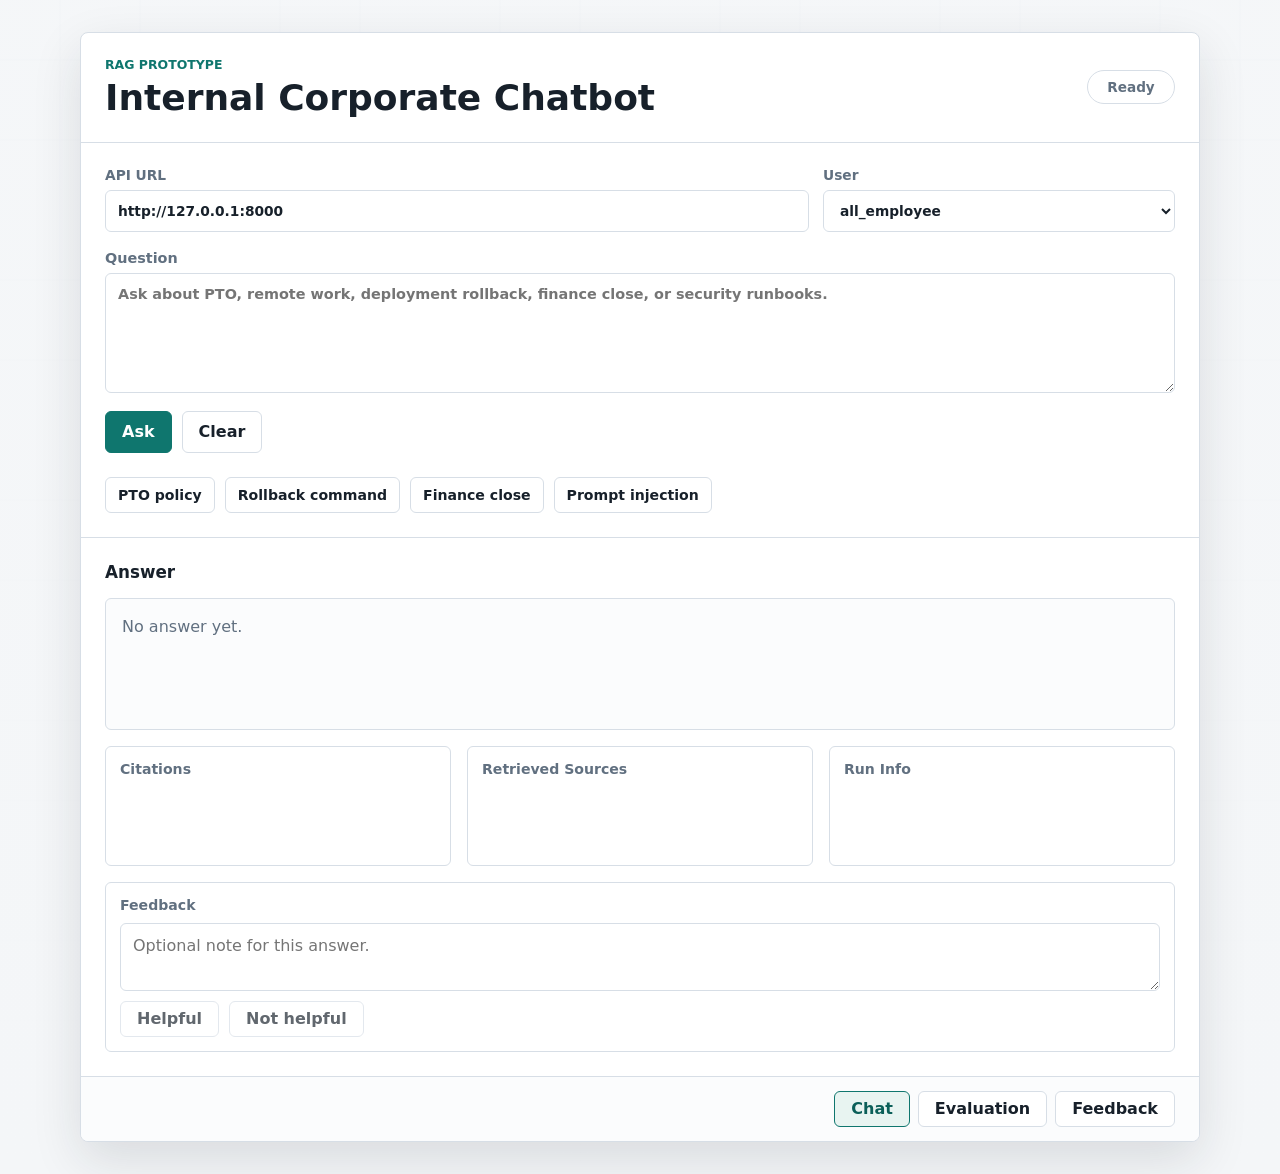
<file: web/index.html>
<!doctype html>
<html lang="en">
  <head>
    <meta charset="utf-8" />
    <meta name="viewport" content="width=device-width, initial-scale=1" />
    <title>Internal Corporate Chatbot</title>
    <link rel="stylesheet" href="./styles.css?v=20260704-markdown-answer" />
    <script src="./config.js"></script>
    <script src="./app.js?v=20260704-markdown-answer" defer></script>
  </head>
  <body>
    <main class="app-shell">
      <section class="chat-panel" aria-labelledby="app-title">
        <header class="app-header">
          <div>
            <p class="eyebrow">RAG prototype</p>
            <h1 id="app-title">Internal Corporate Chatbot</h1>
          </div>
          <div class="status-pill" id="status-pill">Ready</div>
        </header>

        <section id="chat-view" class="view-section" data-view-panel="chat">
          <form id="chat-form" class="chat-form">
            <div class="settings-grid">
              <label>
                <span>API URL</span>
                <input
                  id="api-url"
                  name="api-url"
                  type="url"
                  placeholder="https://your-api.example.com"
                  autocomplete="url"
                  required
                />
              </label>
              <label>
                <span>User</span>
                <select id="user-id" name="user-id">
                  <option value="all_employee">all_employee</option>
                  <option value="eng_user">eng_user</option>
                  <option value="finance_user">finance_user</option>
                  <option value="security_user">security_user</option>
                  <option value="legal_user">legal_user</option>
                  <option value="product_user">product_user</option>
                  <option value="platform_user">platform_user</option>
                  <option value="exec_user">exec_user</option>
                </select>
              </label>
            </div>

            <label class="question-field">
              <span>Question</span>
              <textarea
                id="question"
                name="question"
                rows="4"
                placeholder="Ask about PTO, remote work, deployment rollback, finance close, or security runbooks."
                required
              ></textarea>
            </label>

            <div class="actions-row">
              <button type="submit" id="ask-button">Ask</button>
              <button type="button" id="clear-button" class="secondary">Clear</button>
            </div>
          </form>

          <section class="examples" aria-label="Example questions">
            <button type="button" data-user="all_employee" data-question="How many PTO days do full-time employees receive?">
              PTO policy
            </button>
            <button type="button" data-user="eng_user" data-question="What command should be used to rollback an API deployment?">
              Rollback command
            </button>
            <button type="button" data-user="finance_user" data-question="What are the finance quarter close action items?">
              Finance close
            </button>
            <button type="button" data-user="security_user" data-question="How should prompt injection inside retrieved documents be handled?">
              Prompt injection
            </button>
          </section>

          <section class="response-panel" aria-live="polite">
            <h2>Answer</h2>
            <div id="answer" class="answer empty">No answer yet.</div>
            <div class="response-meta">
              <div>
                <h3>Citations</h3>
                <ul id="citations"></ul>
              </div>
              <div>
                <h3>Retrieved Sources</h3>
                <ul id="chunks"></ul>
              </div>
              <div>
                <h3>Run Info</h3>
                <ul id="run-info"></ul>
              </div>
            </div>
            <div class="feedback-panel">
              <h3>Feedback</h3>
              <textarea
                id="feedback-comment"
                rows="2"
                placeholder="Optional note for this answer."
              ></textarea>
              <div class="feedback-actions">
                <button type="button" id="feedback-up" class="secondary" disabled>
                  Helpful
                </button>
                <button type="button" id="feedback-down" class="secondary" disabled>
                  Not helpful
                </button>
                <span id="feedback-message" class="muted"></span>
              </div>
            </div>
          </section>
        </section>

        <section id="eval-view" class="view-section" data-view-panel="eval" hidden>
          <div class="section-header">
            <div>
              <h2>Evaluation Results</h2>
              <p id="eval-artifact" class="muted">No eval results loaded.</p>
            </div>
            <button type="button" id="refresh-eval" class="secondary">Refresh</button>
          </div>
          <div id="eval-status" class="status-line muted"></div>
          <div id="eval-summary" class="metric-grid"></div>
          <div class="data-block">
            <h3>Sample Questions</h3>
            <div id="eval-questions" class="table-wrap empty-state">No records.</div>
          </div>
          <div class="data-block">
            <h3>ACL Checks</h3>
            <div id="eval-acl" class="table-wrap empty-state">No records.</div>
          </div>
        </section>

        <section id="feedback-view" class="view-section" data-view-panel="feedback" hidden>
          <div class="section-header">
            <div>
              <h2>Feedback</h2>
              <p id="feedback-artifact" class="muted">No feedback loaded.</p>
            </div>
            <button type="button" id="refresh-feedback" class="secondary">Refresh</button>
          </div>
          <div id="feedback-status" class="status-line muted"></div>
          <div id="feedback-summary" class="metric-grid"></div>
          <div class="data-block">
            <h3>Feedback Records</h3>
            <div id="feedback-records" class="table-wrap empty-state">No records.</div>
          </div>
        </section>

        <nav class="view-tabs" aria-label="Application views">
          <button type="button" class="tab-button active" data-view="chat" aria-current="page">
            Chat
          </button>
          <button type="button" class="tab-button" data-view="eval">Evaluation</button>
          <button type="button" class="tab-button" data-view="feedback">Feedback</button>
        </nav>
      </section>
    </main>
  </body>
</html>
</file>
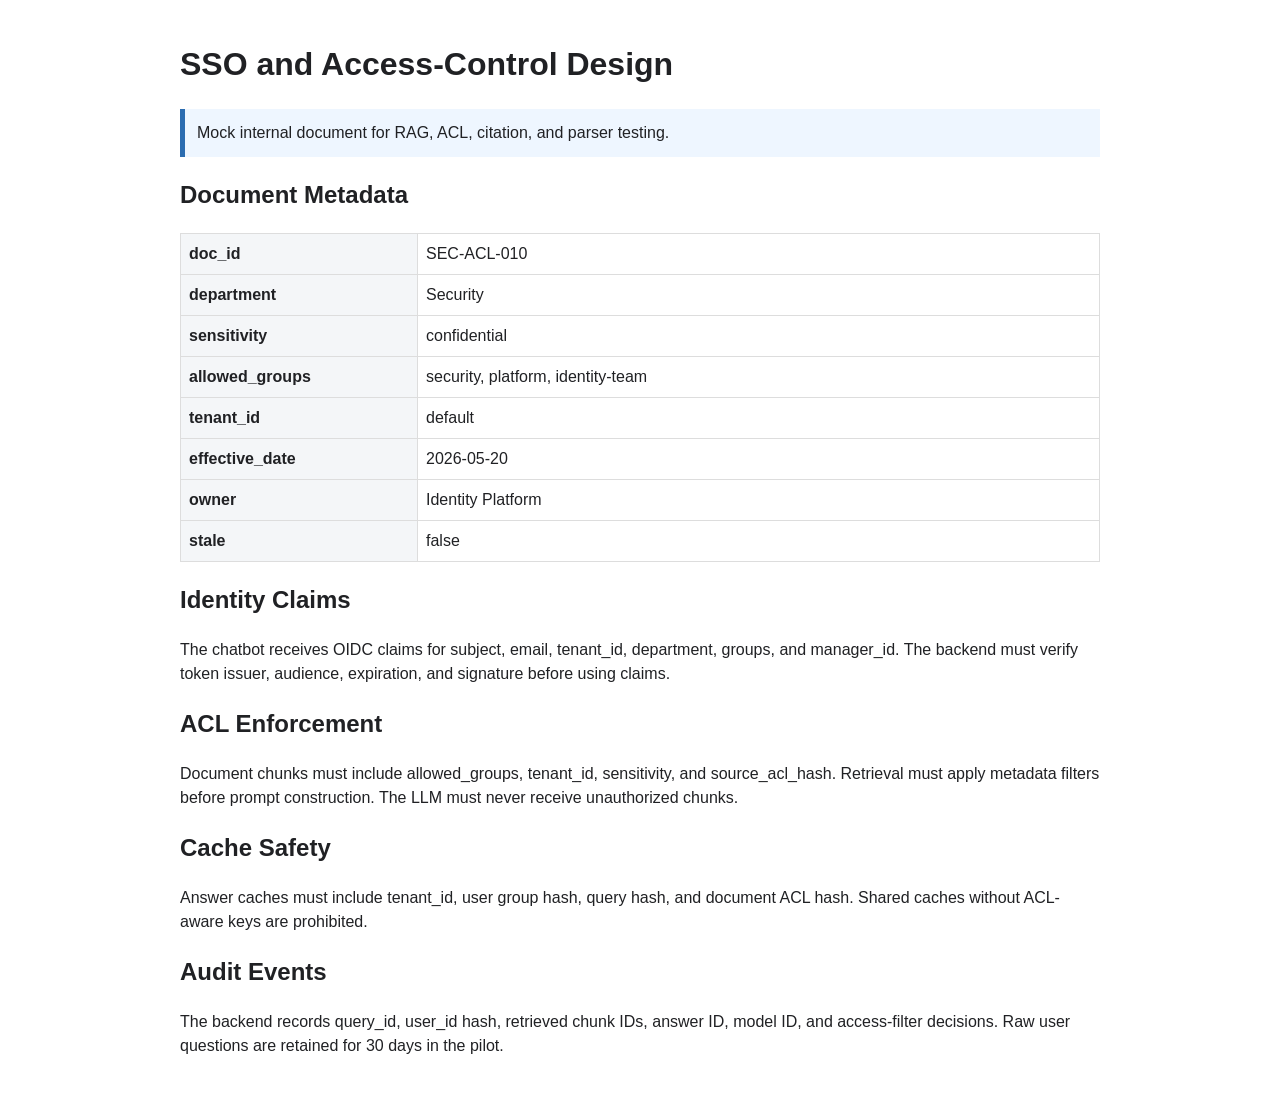
<file: mock_data/html/docs/sso-access-control-design.html>
<!doctype html>
<html lang='en'>
<head>
  <meta charset='utf-8'>
  <title>SSO and Access-Control Design</title>
  <style>
    body { font-family: Arial, sans-serif; max-width: 920px; margin: 40px auto; line-height: 1.5; color: #202124; }
    table { border-collapse: collapse; width: 100%; margin: 16px 0; }
    th, td { border: 1px solid #ddd; padding: 8px; text-align: left; }
    th { background: #f4f6f8; width: 220px; }
    code { background: #f1f3f4; padding: 2px 4px; border-radius: 4px; }
    .banner { background: #eef6ff; border-left: 5px solid #2b6cb0; padding: 12px; }
  </style>
</head>
<body>
  <h1>SSO and Access-Control Design</h1>
  <div class='banner'>Mock internal document for RAG, ACL, citation, and parser testing.</div>
  <h2>Document Metadata</h2>
  <table><tr><th>doc_id</th><td>SEC-ACL-010</td></tr>
<tr><th>department</th><td>Security</td></tr>
<tr><th>sensitivity</th><td>confidential</td></tr>
<tr><th>allowed_groups</th><td>security, platform, identity-team</td></tr>
<tr><th>tenant_id</th><td>default</td></tr>
<tr><th>effective_date</th><td>2026-05-20</td></tr>
<tr><th>owner</th><td>Identity Platform</td></tr>
<tr><th>stale</th><td>false</td></tr></table>
  <h2>Identity Claims</h2><p>The chatbot receives OIDC claims for subject, email, tenant_id, department, groups, and manager_id. The backend must verify token issuer, audience, expiration, and signature before using claims.</p><h2>ACL Enforcement</h2><p>Document chunks must include allowed_groups, tenant_id, sensitivity, and source_acl_hash. Retrieval must apply metadata filters before prompt construction. The LLM must never receive unauthorized chunks.</p><h2>Cache Safety</h2><p>Answer caches must include tenant_id, user group hash, query hash, and document ACL hash. Shared caches without ACL-aware keys are prohibited.</p><h2>Audit Events</h2><p>The backend records query_id, user_id hash, retrieved chunk IDs, answer ID, model ID, and access-filter decisions. Raw user questions are retained for 30 days in the pilot.</p>
</body>
</html>
</file>
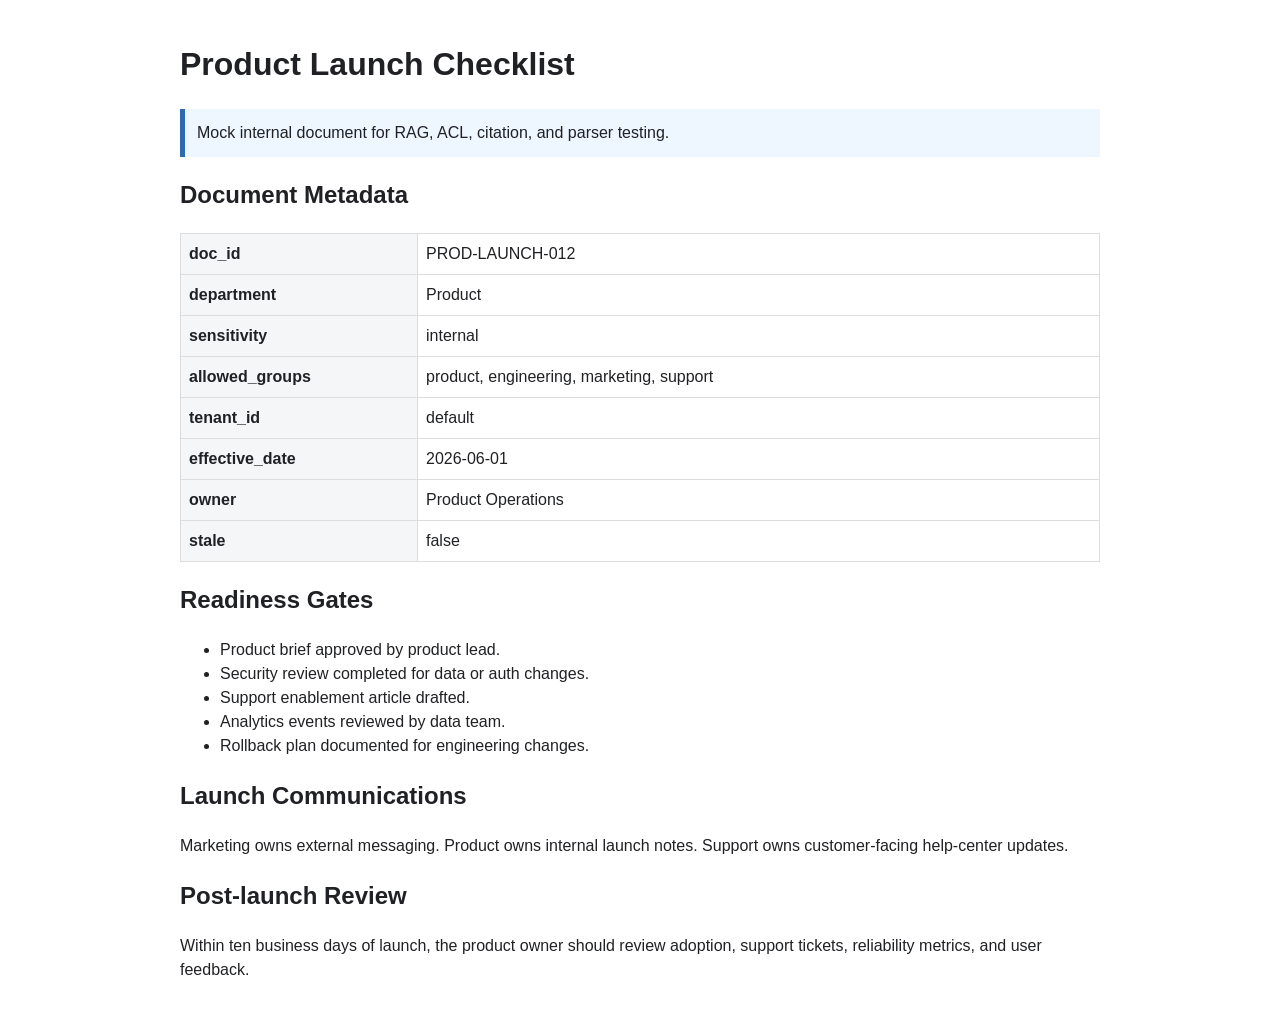
<file: mock_data/html/wiki/product-launch-checklist.html>
<!doctype html>
<html lang='en'>
<head>
  <meta charset='utf-8'>
  <title>Product Launch Checklist</title>
  <style>
    body { font-family: Arial, sans-serif; max-width: 920px; margin: 40px auto; line-height: 1.5; color: #202124; }
    table { border-collapse: collapse; width: 100%; margin: 16px 0; }
    th, td { border: 1px solid #ddd; padding: 8px; text-align: left; }
    th { background: #f4f6f8; width: 220px; }
    code { background: #f1f3f4; padding: 2px 4px; border-radius: 4px; }
    .banner { background: #eef6ff; border-left: 5px solid #2b6cb0; padding: 12px; }
  </style>
</head>
<body>
  <h1>Product Launch Checklist</h1>
  <div class='banner'>Mock internal document for RAG, ACL, citation, and parser testing.</div>
  <h2>Document Metadata</h2>
  <table><tr><th>doc_id</th><td>PROD-LAUNCH-012</td></tr>
<tr><th>department</th><td>Product</td></tr>
<tr><th>sensitivity</th><td>internal</td></tr>
<tr><th>allowed_groups</th><td>product, engineering, marketing, support</td></tr>
<tr><th>tenant_id</th><td>default</td></tr>
<tr><th>effective_date</th><td>2026-06-01</td></tr>
<tr><th>owner</th><td>Product Operations</td></tr>
<tr><th>stale</th><td>false</td></tr></table>
  <h2>Readiness Gates</h2><ul><li>Product brief approved by product lead.</li><li>Security review completed for data or auth changes.</li><li>Support enablement article drafted.</li><li>Analytics events reviewed by data team.</li><li>Rollback plan documented for engineering changes.</li></ul><h2>Launch Communications</h2><p>Marketing owns external messaging. Product owns internal launch notes. Support owns customer-facing help-center updates.</p><h2>Post-launch Review</h2><p>Within ten business days of launch, the product owner should review adoption, support tickets, reliability metrics, and user feedback.</p>
</body>
</html>
</file>
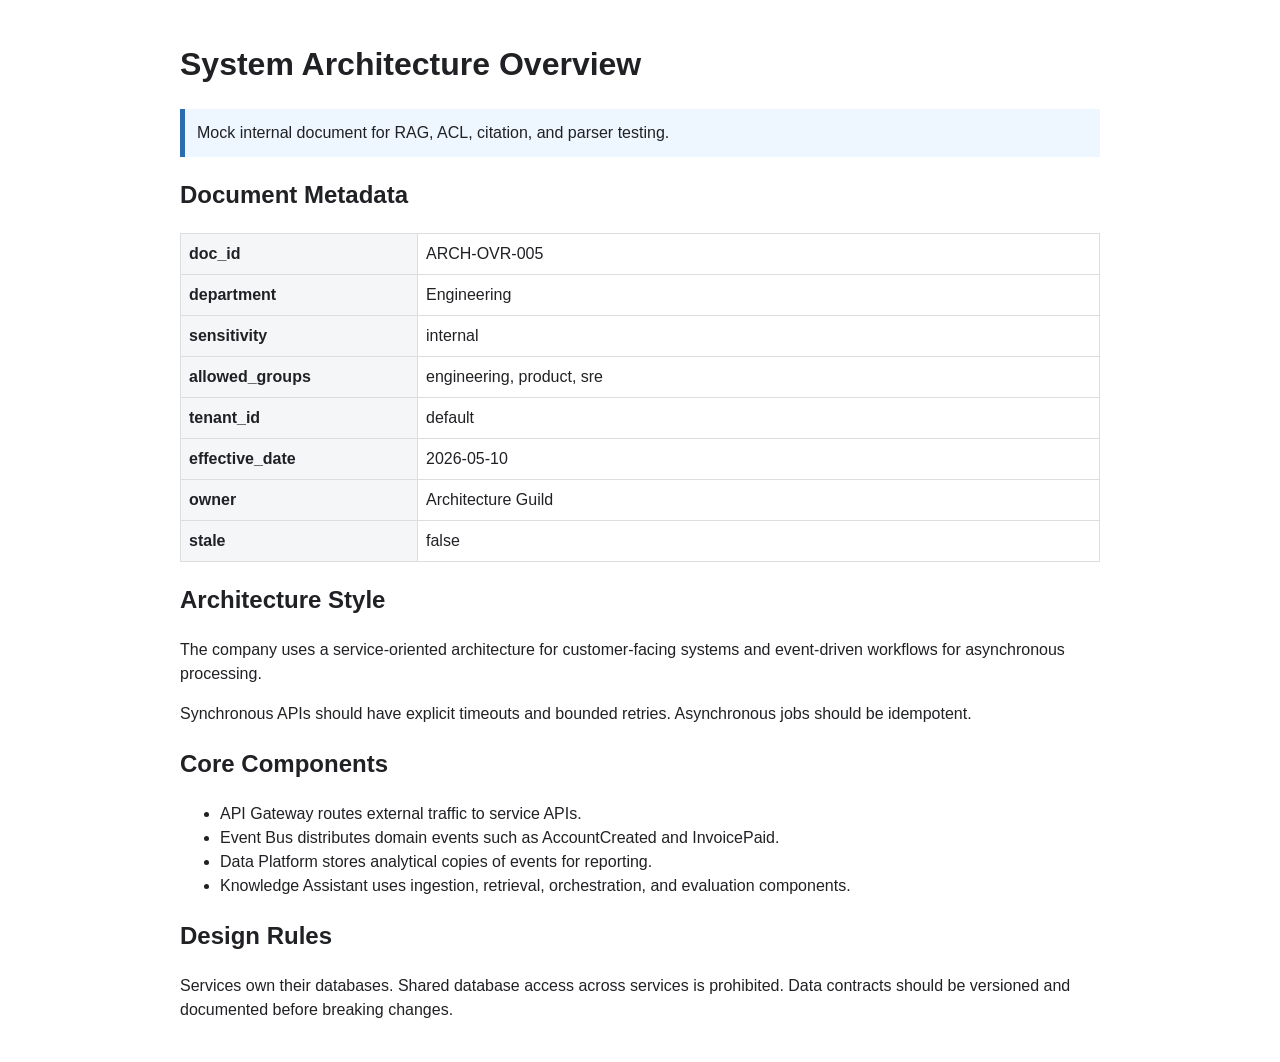
<file: mock_data/html/wiki/system-architecture-overview.html>
<!doctype html>
<html lang='en'>
<head>
  <meta charset='utf-8'>
  <title>System Architecture Overview</title>
  <style>
    body { font-family: Arial, sans-serif; max-width: 920px; margin: 40px auto; line-height: 1.5; color: #202124; }
    table { border-collapse: collapse; width: 100%; margin: 16px 0; }
    th, td { border: 1px solid #ddd; padding: 8px; text-align: left; }
    th { background: #f4f6f8; width: 220px; }
    code { background: #f1f3f4; padding: 2px 4px; border-radius: 4px; }
    .banner { background: #eef6ff; border-left: 5px solid #2b6cb0; padding: 12px; }
  </style>
</head>
<body>
  <h1>System Architecture Overview</h1>
  <div class='banner'>Mock internal document for RAG, ACL, citation, and parser testing.</div>
  <h2>Document Metadata</h2>
  <table><tr><th>doc_id</th><td>ARCH-OVR-005</td></tr>
<tr><th>department</th><td>Engineering</td></tr>
<tr><th>sensitivity</th><td>internal</td></tr>
<tr><th>allowed_groups</th><td>engineering, product, sre</td></tr>
<tr><th>tenant_id</th><td>default</td></tr>
<tr><th>effective_date</th><td>2026-05-10</td></tr>
<tr><th>owner</th><td>Architecture Guild</td></tr>
<tr><th>stale</th><td>false</td></tr></table>
  <h2>Architecture Style</h2><p>The company uses a service-oriented architecture for customer-facing systems and event-driven workflows for asynchronous processing.</p><p>Synchronous APIs should have explicit timeouts and bounded retries. Asynchronous jobs should be idempotent.</p><h2>Core Components</h2><ul><li>API Gateway routes external traffic to service APIs.</li><li>Event Bus distributes domain events such as AccountCreated and InvoicePaid.</li><li>Data Platform stores analytical copies of events for reporting.</li><li>Knowledge Assistant uses ingestion, retrieval, orchestration, and evaluation components.</li></ul><h2>Design Rules</h2><p>Services own their databases. Shared database access across services is prohibited. Data contracts should be versioned and documented before breaking changes.</p>
</body>
</html>
</file>
<file: web/styles.css>
:root {
  color-scheme: light;
  --bg: #f4f6f8;
  --panel: #ffffff;
  --text: #17202a;
  --muted: #617080;
  --border: #d7dee6;
  --accent: #0f766e;
  --accent-strong: #0b5f59;
  --danger: #b42318;
  --warning: #9a6700;
  --ok: #166534;
  --shadow: 0 18px 50px rgba(23, 32, 42, 0.12);
}

* {
  box-sizing: border-box;
}

body {
  margin: 0;
  min-height: 100vh;
  background:
    linear-gradient(180deg, rgba(244, 246, 248, 0.92), rgba(244, 246, 248, 1)),
    url("data:image/svg+xml,%3Csvg xmlns='http://www.w3.org/2000/svg' width='220' height='220' viewBox='0 0 220 220'%3E%3Cg fill='none' stroke='%23d7dee6' stroke-width='1'%3E%3Cpath d='M0 60h220M0 140h220M60 0v220M140 0v220'/%3E%3C/g%3E%3C/svg%3E");
  color: var(--text);
  font-family:
    Inter, ui-sans-serif, system-ui, -apple-system, BlinkMacSystemFont, "Segoe UI",
    sans-serif;
}

button,
input,
select,
textarea {
  font: inherit;
}

.app-shell {
  width: min(1120px, calc(100% - 32px));
  margin: 0 auto;
  padding: 32px 0;
}

.chat-panel {
  background: var(--panel);
  border: 1px solid var(--border);
  border-radius: 8px;
  box-shadow: var(--shadow);
  overflow: hidden;
}

.app-header {
  display: flex;
  align-items: center;
  justify-content: space-between;
  gap: 16px;
  padding: 24px;
  border-bottom: 1px solid var(--border);
}

.eyebrow {
  margin: 0 0 6px;
  color: var(--accent);
  font-size: 0.78rem;
  font-weight: 700;
  text-transform: uppercase;
}

h1,
h2,
h3 {
  margin: 0;
  letter-spacing: 0;
}

h1 {
  font-size: clamp(1.5rem, 3vw, 2.25rem);
  line-height: 1.1;
}

h2 {
  font-size: 1.05rem;
}

h3 {
  font-size: 0.88rem;
  color: var(--muted);
}

.status-pill {
  min-width: 88px;
  padding: 8px 12px;
  border: 1px solid var(--border);
  border-radius: 999px;
  color: var(--muted);
  font-size: 0.85rem;
  font-weight: 700;
  text-align: center;
}

.status-pill[data-state="busy"] {
  color: var(--warning);
  border-color: #f3c969;
  background: #fff8e6;
}

.status-pill[data-state="ok"] {
  color: var(--ok);
  border-color: #b7dfc1;
  background: #eefbf2;
}

.status-pill[data-state="warn"] {
  color: var(--warning);
  border-color: #f3c969;
  background: #fff8e6;
}

.status-pill[data-state="error"] {
  color: var(--danger);
  border-color: #f4b5ad;
  background: #fff1f0;
}

.chat-form {
  display: grid;
  gap: 18px;
  padding: 24px;
}

.view-tabs {
  display: flex;
  justify-content: flex-end;
  gap: 8px;
  padding: 14px 24px;
  border-top: 1px solid var(--border);
  background: #fbfcfd;
}

.tab-button {
  min-height: 36px;
  border-color: var(--border);
  background: #ffffff;
  color: var(--text);
}

.tab-button:hover,
.tab-button.active {
  border-color: var(--accent);
  background: #e8f4f1;
  color: var(--accent-strong);
}

.view-section {
  display: grid;
}

.view-section[hidden] {
  display: none;
}

.settings-grid {
  display: grid;
  grid-template-columns: minmax(260px, 2fr) minmax(180px, 1fr);
  gap: 14px;
}

label {
  display: grid;
  gap: 7px;
  color: var(--muted);
  font-size: 0.86rem;
  font-weight: 700;
}

input,
select,
textarea {
  width: 100%;
  border: 1px solid var(--border);
  border-radius: 6px;
  background: #ffffff;
  color: var(--text);
  outline: none;
}

input,
select {
  min-height: 42px;
  padding: 0 12px;
}

textarea {
  min-height: 120px;
  padding: 12px;
  resize: vertical;
}

input:focus,
select:focus,
textarea:focus {
  border-color: var(--accent);
  box-shadow: 0 0 0 3px rgba(15, 118, 110, 0.14);
}

.question-field {
  font-size: 0.9rem;
}

.actions-row {
  display: flex;
  align-items: center;
  gap: 10px;
}

button {
  min-height: 42px;
  border: 1px solid var(--accent);
  border-radius: 6px;
  padding: 0 16px;
  background: var(--accent);
  color: #ffffff;
  cursor: pointer;
  font-weight: 700;
}

button:hover {
  background: var(--accent-strong);
}

button:disabled {
  cursor: wait;
  opacity: 0.68;
}

button.secondary,
.examples button {
  background: #ffffff;
  color: var(--text);
  border-color: var(--border);
}

button.secondary:hover,
.examples button:hover {
  border-color: var(--accent);
  color: var(--accent-strong);
  background: #f7fbfa;
}

.examples {
  display: flex;
  flex-wrap: wrap;
  gap: 10px;
  padding: 0 24px 24px;
  border-bottom: 1px solid var(--border);
}

.examples button {
  min-height: 36px;
  padding: 0 12px;
  font-size: 0.88rem;
}

.response-panel {
  display: grid;
  gap: 16px;
  padding: 24px;
}

.answer {
  min-height: 132px;
  border: 1px solid var(--border);
  border-radius: 6px;
  padding: 16px;
  background: #fbfcfd;
  line-height: 1.55;
}

.answer p {
  margin: 0 0 12px;
}

.answer p:last-child,
.answer ul:last-child,
.answer ol:last-child {
  margin-bottom: 0;
}

.answer ul,
.answer ol {
  margin: 0 0 12px;
}

.answer code {
  border: 1px solid var(--border);
  border-radius: 4px;
  padding: 1px 5px;
  background: #eef2f5;
  font-family: ui-monospace, SFMono-Regular, Consolas, "Liberation Mono", monospace;
  font-size: 0.92em;
}

.answer.empty {
  color: var(--muted);
}

.answer.error {
  color: var(--danger);
  border-color: #f4b5ad;
  background: #fff8f7;
}

.response-meta {
  display: grid;
  grid-template-columns: repeat(3, minmax(0, 1fr));
  gap: 16px;
}

.response-meta > div {
  min-height: 120px;
  border: 1px solid var(--border);
  border-radius: 6px;
  padding: 14px;
}

ul {
  display: grid;
  gap: 8px;
  margin: 12px 0 0;
  padding-left: 18px;
  color: var(--text);
  overflow-wrap: anywhere;
}

.muted {
  color: var(--muted);
}

.feedback-panel {
  display: grid;
  gap: 10px;
  border: 1px solid var(--border);
  border-radius: 6px;
  padding: 14px;
}

.feedback-panel textarea {
  min-height: 68px;
}

.feedback-actions {
  display: flex;
  align-items: center;
  flex-wrap: wrap;
  gap: 10px;
}

.feedback-actions button {
  min-height: 36px;
}

.section-header {
  display: flex;
  align-items: center;
  justify-content: space-between;
  gap: 16px;
  padding: 24px;
  border-bottom: 1px solid var(--border);
}

.section-header p {
  margin: 6px 0 0;
  overflow-wrap: anywhere;
}

.status-line {
  padding: 16px 24px 0;
}

.metric-grid {
  display: grid;
  grid-template-columns: repeat(4, minmax(0, 1fr));
  gap: 12px;
  padding: 16px 24px 0;
}

.metric-card {
  display: grid;
  gap: 4px;
  min-height: 78px;
  border: 1px solid var(--border);
  border-radius: 6px;
  padding: 14px;
  background: #fbfcfd;
}

.metric-card strong {
  font-size: 1.25rem;
}

.metric-card span {
  color: var(--muted);
  font-size: 0.82rem;
  font-weight: 700;
}

.data-block {
  display: grid;
  gap: 10px;
  padding: 24px;
}

.data-block + .data-block {
  padding-top: 0;
}

.table-wrap {
  width: 100%;
  overflow-x: auto;
  border: 1px solid var(--border);
  border-radius: 6px;
  background: #ffffff;
}

table {
  width: 100%;
  border-collapse: collapse;
  min-width: 760px;
  font-size: 0.86rem;
}

th,
td {
  padding: 10px 12px;
  border-bottom: 1px solid var(--border);
  text-align: left;
  vertical-align: top;
}

th {
  color: var(--muted);
  font-size: 0.76rem;
  text-transform: uppercase;
  background: #f8fafb;
}

td {
  overflow-wrap: anywhere;
}

tbody tr:last-child td {
  border-bottom: 0;
}

.empty-state {
  min-height: 72px;
  padding: 18px;
  color: var(--muted);
}

@media (max-width: 860px) {
  .settings-grid,
  .response-meta,
  .metric-grid {
    grid-template-columns: 1fr;
  }
}

@media (max-width: 560px) {
  .app-shell {
    width: 100%;
    padding: 0;
  }

  .chat-panel {
    min-height: 100vh;
    border: 0;
    border-radius: 0;
  }

  .app-header {
    align-items: flex-start;
    flex-direction: column;
  }

  .section-header,
  .view-tabs {
    align-items: stretch;
    flex-direction: column;
  }

  .actions-row {
    align-items: stretch;
    flex-direction: column;
  }

  button {
    width: 100%;
  }
}
</file>
